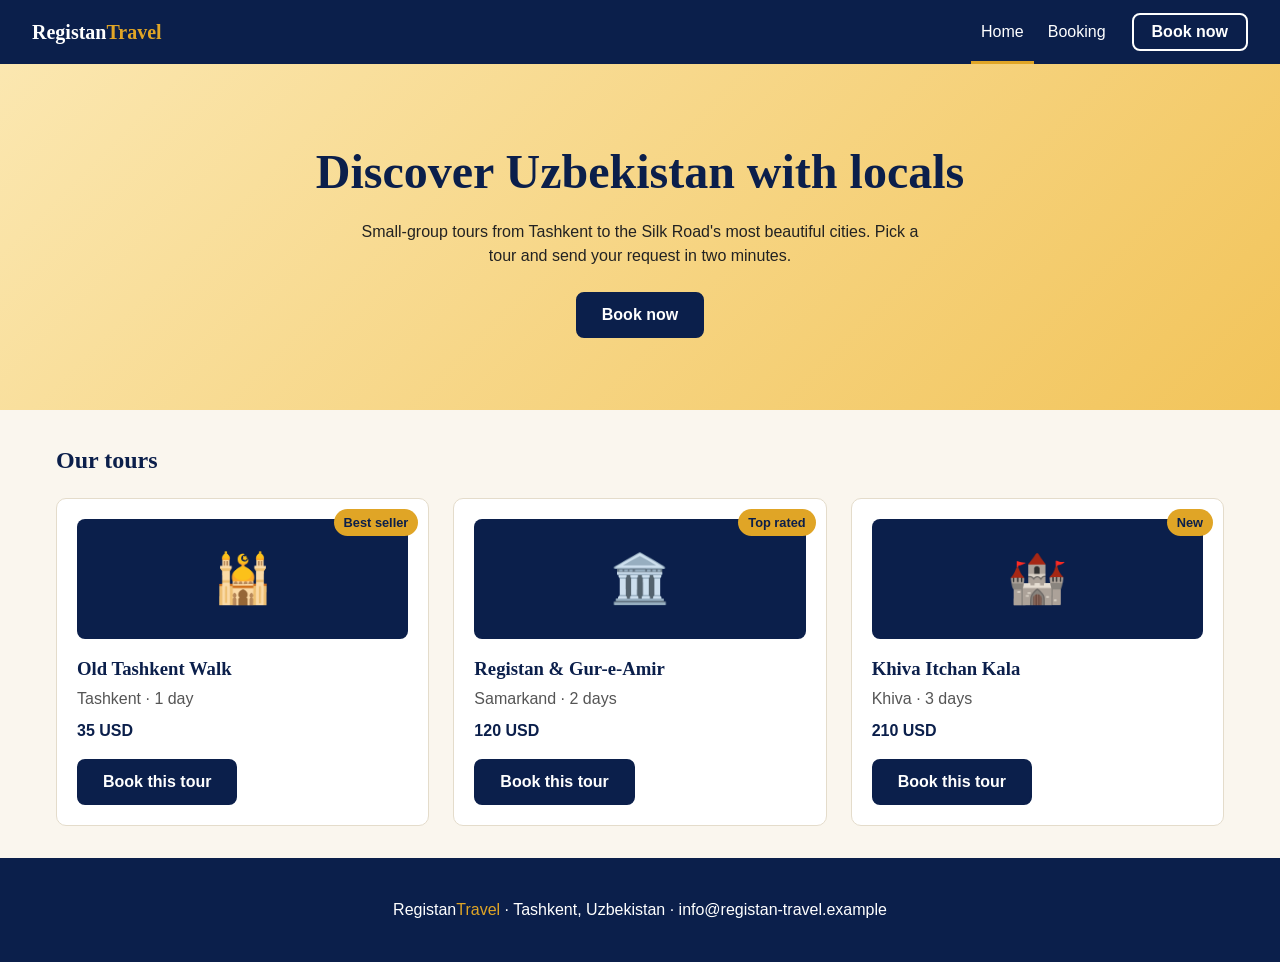
<file: index.html>
<!DOCTYPE html>
<html lang="en">
<head>
  <meta charset="UTF-8">
  <meta name="viewport" content="width=device-width, initial-scale=1">
  <title>Registan Travel - Tours from Tashkent</title>
  <link rel="stylesheet" href="css/style.css">
</head>
<body>
  <header id="site-header">
    <a class="logo" href="index.html">Registan<span>Travel</span></a>
    <nav>
      <a href="index.html" class="current">Home</a>
      <a href="booking.html">Booking</a>
      <a href="booking.html" class="btn nav-book">Book now</a>
    </nav>
  </header>

  <main>
    <section class="hero">
      <h1>Discover Uzbekistan with locals</h1>
      <p>Small-group tours from Tashkent to the Silk Road's most beautiful cities. Pick a tour and send your request in two minutes.</p>
      <a href="booking.html" class="btn">Book now</a>
    </section>

    <section class="tours">
      <h2>Our tours</h2>
      <div class="card-grid">
        <div class="card">
          <span class="badge">Best seller</span>
          <div class="card-img">🕌</div>
          <h3>Old Tashkent Walk</h3>
          <p class="meta">Tashkent · 1 day</p>
          <p class="price">35 USD</p>
          <a class="btn" href="booking.html?tour=tashkent">Book this tour</a>
        </div>
        <div class="card">
          <span class="badge">Top rated</span>
          <div class="card-img">🏛️</div>
          <h3>Registan &amp; Gur-e-Amir</h3>
          <p class="meta">Samarkand · 2 days</p>
          <p class="price">120 USD</p>
          <a class="btn" href="booking.html?tour=samarkand">Book this tour</a>
        </div>
        <div class="card">
          <span class="badge">New</span>
          <div class="card-img">🏰</div>
          <h3>Khiva Itchan Kala</h3>
          <p class="meta">Khiva · 3 days</p>
          <p class="price">210 USD</p>
          <a class="btn" href="booking.html?tour=khiva">Book this tour</a>
        </div>
      </div>
    </section>
  </main>

  <footer>
    <p>Registan<span>Travel</span> · Tashkent, Uzbekistan · info@registan-travel.example</p>
  </footer>
</body>
</html>
</file>
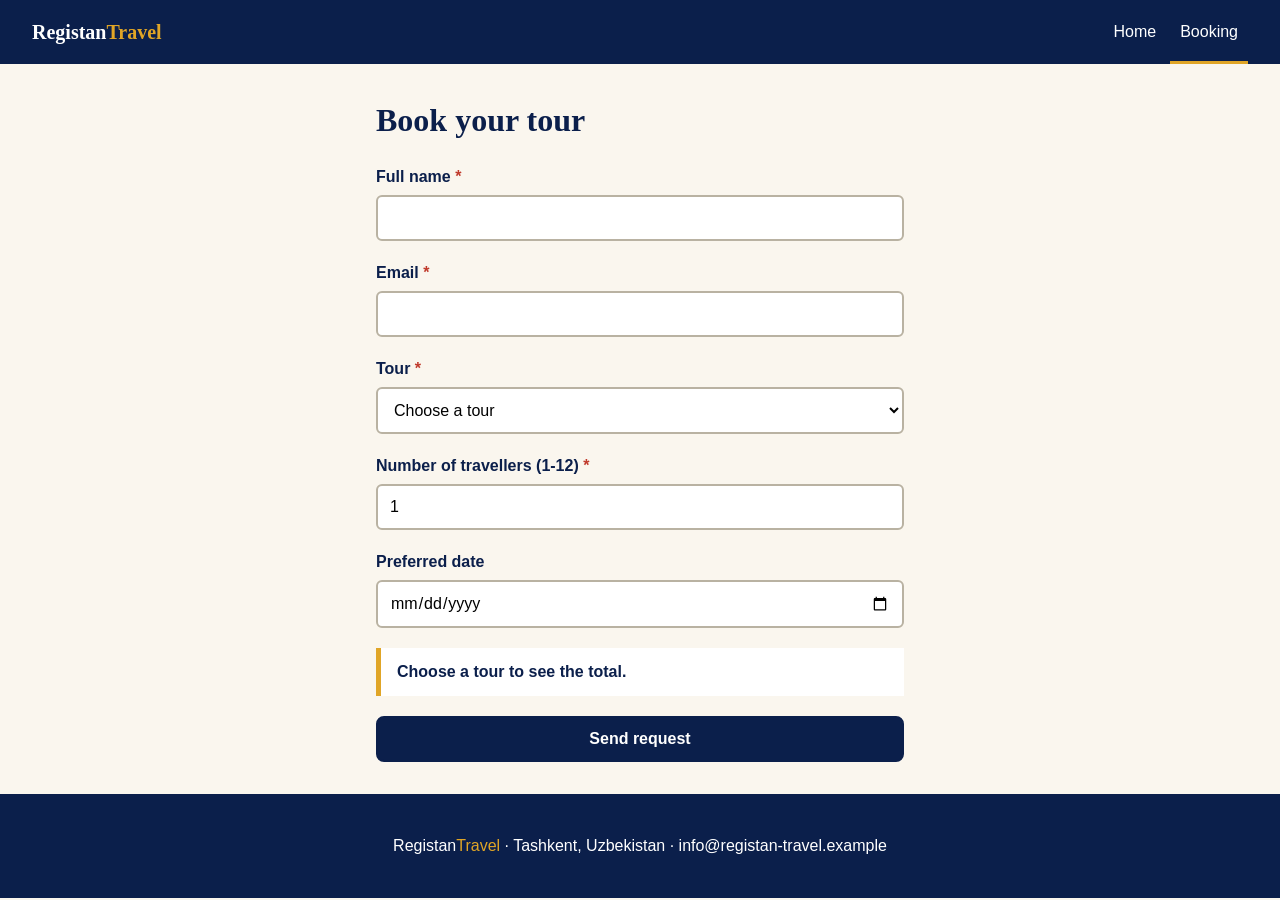
<file: booking.html>
<!DOCTYPE html>
<html lang="en">
<head>
  <meta charset="UTF-8">
  <meta name="viewport" content="width=device-width, initial-scale=1">
  <title>Booking - Registan Travel</title>
  <link rel="stylesheet" href="css/style.css">
</head>
<body>
  <header id="site-header">
    <a class="logo" href="index.html">Registan<span>Travel</span></a>
    <nav>
      <a href="index.html">Home</a>
      <a href="booking.html" class="current">Booking</a>
    </nav>
  </header>

  <main class="booking">
    <h1>Book your tour</h1>
    <form id="booking-form" novalidate>
      <div class="field">
        <label for="name" class="required">Full name</label>
        <input type="text" id="name" name="name" autocomplete="name">
      </div>
      <div class="field">
        <label for="email" class="required">Email</label>
        <input type="email" id="email" name="email" autocomplete="email">
      </div>
      <div class="field">
        <label for="tour" class="required">Tour</label>
        <select id="tour" name="tour">
          <option value="" data-price="0">Choose a tour</option>
          <option value="tashkent" data-price="35">Old Tashkent Walk (1 day) - 35 USD</option>
          <option value="samarkand" data-price="120">Registan &amp; Gur-e-Amir (2 days) - 120 USD</option>
          <option value="khiva" data-price="210">Khiva Itchan Kala (3 days) - 210 USD</option>
        </select>
      </div>
      <div class="field">
        <label for="travellers" class="required">Number of travellers (1-12)</label>
        <input type="number" id="travellers" name="travellers" min="1" max="12" value="1">
      </div>
      <div class="field">
        <label for="date">Preferred date</label>
        <input type="date" id="date" name="date">
      </div>

      <div class="total" id="total" aria-live="polite">Choose a tour to see the total.</div>

      <button type="submit" class="btn form-btn">Send request</button>
    </form>

    <div id="message" class="message" role="alert" hidden></div>
  </main>

  <footer>
    <p>Registan<span>Travel</span> · Tashkent, Uzbekistan · info@registan-travel.example</p>
  </footer>

  <script src="js/main.js"></script>
</body>
</html>
</file>
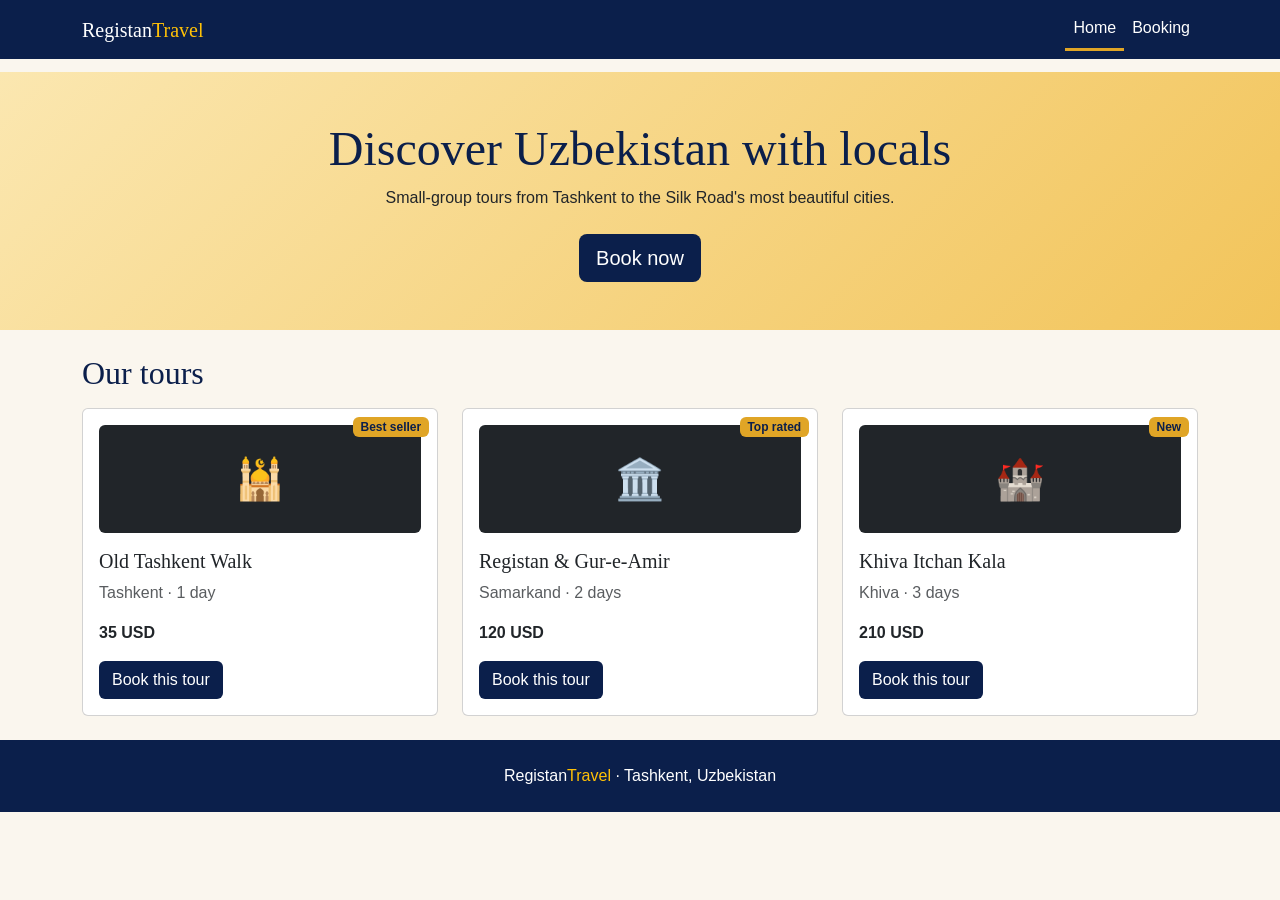
<file: index-bootstrap.html>
<!DOCTYPE html>
<html lang="en">
<head>
  <meta charset="UTF-8">
  <meta name="viewport" content="width=device-width, initial-scale=1">
  <title>Registan Travel (Bootstrap version)</title>
  <link rel="stylesheet" href="https://cdn.jsdelivr.net/npm/bootstrap@5.3.3/dist/css/bootstrap.min.css">
  <link rel="stylesheet" href="css/bootstrap-brand.css">
</head>
<body>
  <nav class="navbar navbar-expand fixed-top navbar-night">
    <div class="container">
      <a class="navbar-brand" href="index-bootstrap.html">Registan<span class="text-warning">Travel</span></a>
      <ul class="navbar-nav ms-auto">
        <li class="nav-item"><a class="nav-link active" href="index-bootstrap.html">Home</a></li>
        <li class="nav-item"><a class="nav-link" href="booking.html">Booking</a></li>
      </ul>
    </div>
  </nav>

  <header class="hero-bs text-center py-5 px-3">
    <h1 class="display-5">Discover Uzbekistan with locals</h1>
    <p class="mx-auto mb-4 hero-text">Small-group tours from Tashkent to the Silk Road's most beautiful cities.</p>
    <a href="booking.html" class="btn btn-night btn-lg">Book now</a>
  </header>

  <main class="container py-4">
    <h2 class="mb-3">Our tours</h2>
    <div class="row row-cols-1 row-cols-md-2 row-cols-xl-3 g-4">
      <div class="col">
        <div class="card h-100 position-relative">
          <span class="badge badge-gold position-absolute top-0 end-0 m-2">Best seller</span>
          <div class="card-body">
            <div class="fs-1 text-center py-4 rounded mb-3 bg-dark">🕌</div>
            <h3 class="h5 card-title">Old Tashkent Walk</h3>
            <p class="card-text text-muted">Tashkent · 1 day</p>
            <p class="fw-bold">35 USD</p>
            <a class="btn btn-night" href="booking.html?tour=tashkent">Book this tour</a>
          </div>
        </div>
      </div>
      <div class="col">
        <div class="card h-100 position-relative">
          <span class="badge badge-gold position-absolute top-0 end-0 m-2">Top rated</span>
          <div class="card-body">
            <div class="fs-1 text-center py-4 rounded mb-3 bg-dark">🏛️</div>
            <h3 class="h5 card-title">Registan &amp; Gur-e-Amir</h3>
            <p class="card-text text-muted">Samarkand · 2 days</p>
            <p class="fw-bold">120 USD</p>
            <a class="btn btn-night" href="booking.html?tour=samarkand">Book this tour</a>
          </div>
        </div>
      </div>
      <div class="col">
        <div class="card h-100 position-relative">
          <span class="badge badge-gold position-absolute top-0 end-0 m-2">New</span>
          <div class="card-body">
            <div class="fs-1 text-center py-4 rounded mb-3 bg-dark">🏰</div>
            <h3 class="h5 card-title">Khiva Itchan Kala</h3>
            <p class="card-text text-muted">Khiva · 3 days</p>
            <p class="fw-bold">210 USD</p>
            <a class="btn btn-night" href="booking.html?tour=khiva">Book this tour</a>
          </div>
        </div>
      </div>
    </div>
  </main>

  <footer class="text-center text-white py-4 navbar-night">
    <p class="mb-0">Registan<span class="text-warning">Travel</span> · Tashkent, Uzbekistan</p>
  </footer>
</body>
</html>
</file>
<file: css/style.css>
/* Registan Travel - one stylesheet for index.html and booking.html (mobile first) */
:root {
  --night: #0B1F4B;
  --gold: #E0A526;
  --red: #C0392B;
  --green: #1E7B45;
  --sand: #FAF6EE;
  --header-h: 64px;
}

* { box-sizing: border-box; }

body {
  margin: 0;
  padding-top: var(--header-h);        /* content never hides under the fixed header */
  background: var(--sand);
  color: #222;
  font-family: Arial, sans-serif;
  font-size: 16px;
  line-height: 1.5;
}

/* group selector */
h1, h2, h3 { font-family: Georgia, serif; color: var(--night); margin-top: 0; }

/* ---------- Header + menu ---------- */
#site-header {                          /* ID selector */
  position: fixed;
  top: 0; left: 0; right: 0;
  height: var(--header-h);
  background: var(--night);
  display: flex;
  justify-content: space-between;
  align-items: center;
  padding: 0 16px;
  z-index: 100;
}
.logo { font-family: Georgia, serif; font-size: 1.25rem; font-weight: bold; color: #fff; text-decoration: none; }
.logo span { color: var(--gold); }

nav { display: flex; align-items: center; gap: 4px; }
nav a { text-decoration: none; padding: 20px 10px 17px; border-bottom: 3px solid transparent; }

/* LVHA order: Link, Visited, Hover, Active */
nav a:link    { color: #fff; }
nav a:visited { color: #fff; }
nav a:hover   { background: var(--gold); color: var(--night); }
nav a:active  { background: #c18a14; color: var(--night); }
nav a.current { border-bottom-color: var(--gold); }

.nav-book { display: none; }            /* "Book now" button only from tablet up */

/* ---------- Buttons ---------- */
.btn {
  display: inline-block;
  background: var(--night);
  color: #fff;
  font: bold 1rem Arial, sans-serif;
  text-decoration: none;
  padding: 12px 24px;
  border: 2px solid var(--night);
  border-radius: 8px;
  cursor: pointer;
  transition: transform 0.1s, background 0.2s;
}
.btn:hover  { background: var(--gold); color: var(--night); border-color: var(--gold); }
.btn:active { transform: scale(0.95); }  /* shrinks slightly when pressed */

/* ---------- Hero ---------- */
.hero {
  background: linear-gradient(135deg, #fbe7b0, #f2c45a);
  text-align: center;
  padding: 48px 16px;
}
.hero h1 { font-size: 1.9rem; margin-bottom: 12px; }
.hero p  { max-width: 560px; margin: 0 auto 24px; }

/* ---------- Cards: 1 / 2 / 3 per row ---------- */
.tours { max-width: 1200px; margin: 0 auto; padding: 32px 16px; }
.card-grid { display: grid; grid-template-columns: 1fr; gap: 24px; }

.card {
  position: relative;                  /* containing block for the badge */
  background: #fff;
  padding: 20px;
  border: 1px solid #e4dccb;
  border-radius: 10px;
  transition: transform 0.2s, box-shadow 0.2s;
}
.card:hover { transform: translateY(-8px); box-shadow: 0 10px 20px rgba(11, 31, 75, 0.18); }
.card-img {
  height: 120px;
  display: flex; align-items: center; justify-content: center;
  font-size: 3rem;
  background: var(--night);
  border-radius: 8px;
  margin-bottom: 16px;
}
.card h3 { margin-bottom: 4px; }
.card .meta  { color: #555; margin: 0 0 8px; }
.card .price { font-weight: bold; color: var(--night); margin: 0 0 16px; }

.badge {
  position: absolute;
  top: 10px; right: 10px;
  background: var(--gold);
  color: var(--night);
  font-size: 0.8rem;
  font-weight: bold;
  padding: 4px 10px;
  border-radius: 999px;
}

/* ---------- Footer ---------- */
footer { background: var(--night); color: #fff; text-align: center; padding: 24px 16px; }
footer span { color: var(--gold); }

/* ---------- Booking page ---------- */
.booking { max-width: 560px; margin: 0 auto; padding: 32px 16px; }
.field { margin-bottom: 20px; }
label { display: block; font-weight: bold; margin-bottom: 6px; color: var(--night); }
label.required::after { content: " *"; color: var(--red); }   /* star from CSS, not HTML */

input, select {
  width: 100%;
  padding: 12px;
  font: 1rem Arial, sans-serif;
  border: 2px solid #b9b2a2;
  border-radius: 6px;
  background: #fff;
}
input:focus, select:focus {
  outline: none;
  border-color: var(--gold);
  box-shadow: 0 0 0 3px rgba(224, 165, 38, 0.4);
}
input.invalid { border-color: var(--red); background: #fdeeec; }

.total {
  background: #fff;
  border-left: 5px solid var(--gold);
  padding: 12px 16px;
  margin-bottom: 20px;
  font-weight: bold;
  color: var(--night);
}
.form-btn { width: 100%; }

.message { margin-top: 20px; padding: 14px 16px; border-radius: 6px; font-weight: bold; }
.message[hidden] { display: none; }
.message.error   { background: #fdeeec; color: var(--red);   border: 2px solid var(--red); }
.message.success { background: #e8f5ed; color: var(--green); border: 2px solid var(--green); }

/* ---------- Tablet: 768px ---------- */
@media (min-width: 768px) {
  .hero h1 { font-size: 2.5rem; }
  .hero { padding: 72px 24px; }
  .card-grid { grid-template-columns: repeat(2, 1fr); }
  .nav-book { display: inline-block; margin-left: 12px; padding: 8px 18px; background: transparent; border-color: #fff; }
  #site-header { padding: 0 32px; }
}

/* ---------- Desktop: 1200px ---------- */
@media (min-width: 1200px) {
  .card-grid { grid-template-columns: repeat(3, 1fr); }
  .hero h1 { font-size: 3rem; }
}
</file>
